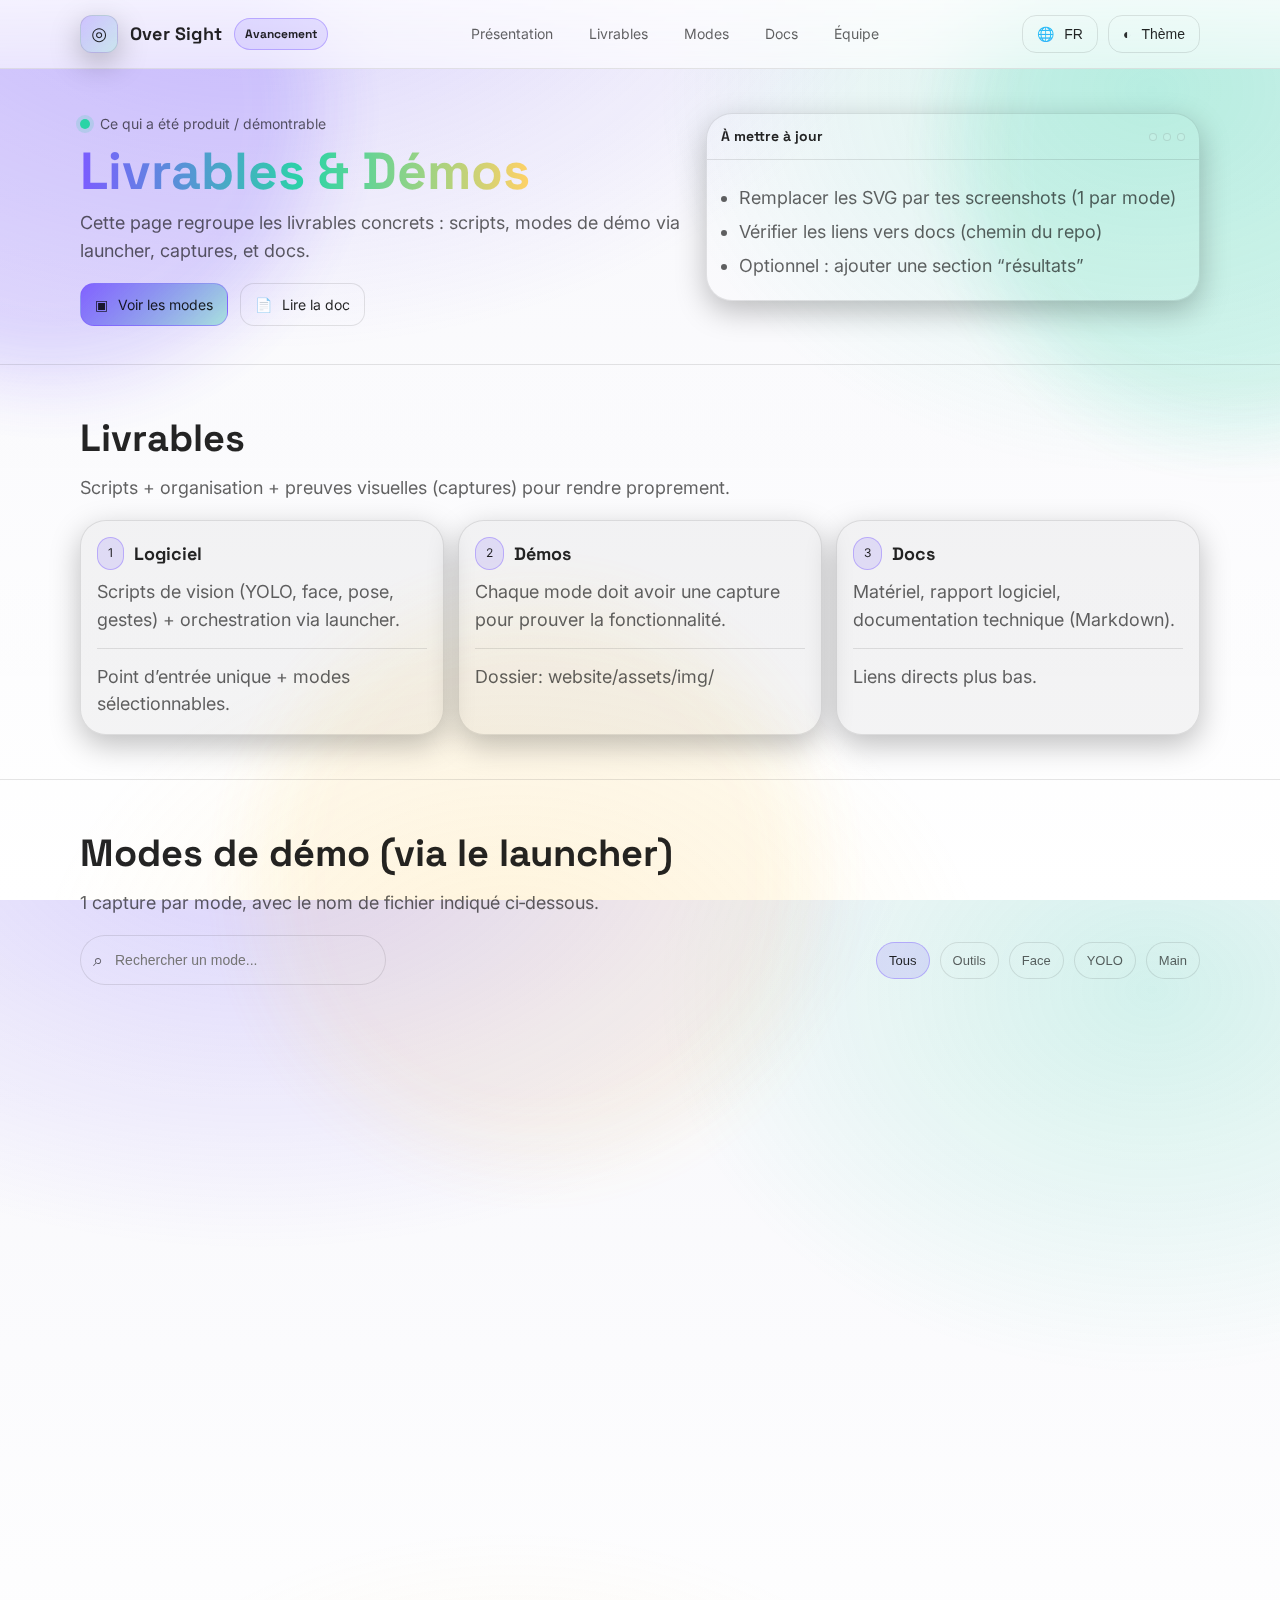
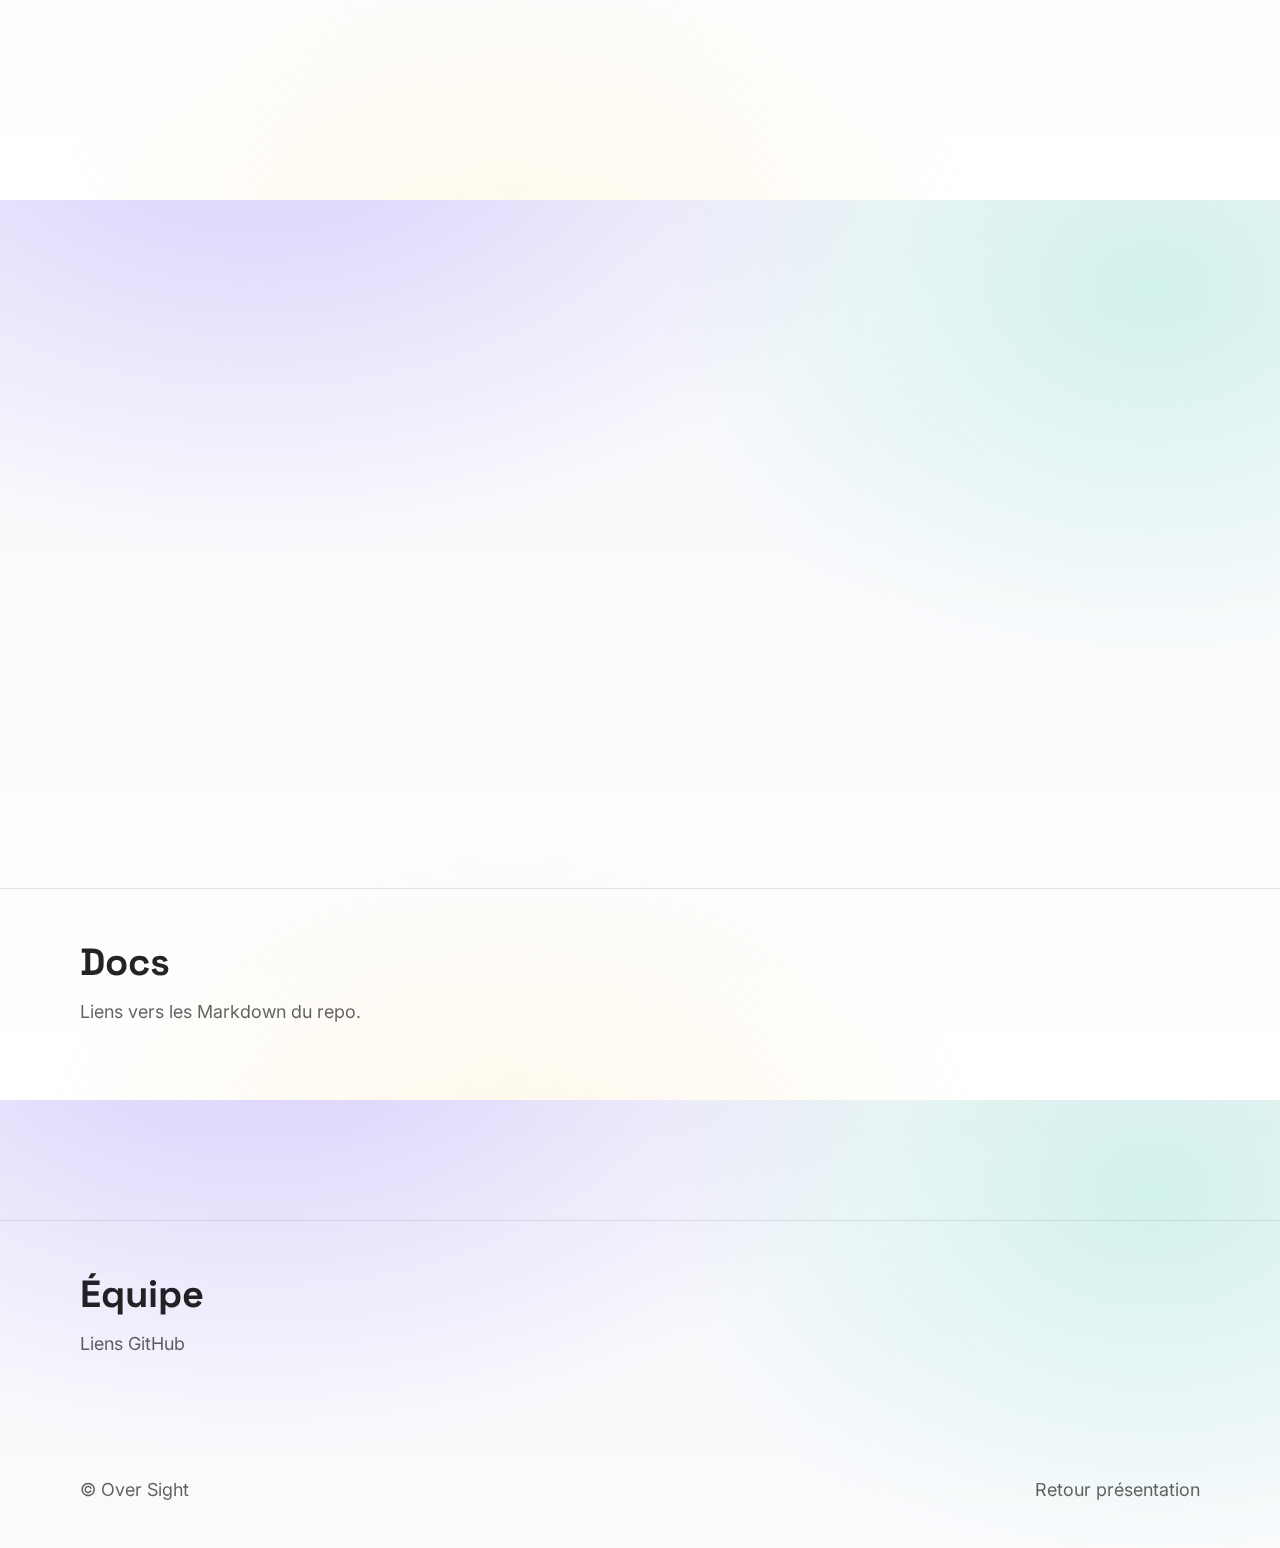
<file: progress.html>
<!DOCTYPE html>
<html lang="fr" data-theme="dark">
  <head>
    <meta charset="utf-8" />
    <meta name="viewport" content="width=device-width, initial-scale=1" />
    <meta name="description" content="Over Sight — avancement, livrables et modes de démo." />
    <title>Over Sight — Avancement</title>

    <link rel="preconnect" href="https://fonts.googleapis.com" />
    <link rel="preconnect" href="https://fonts.gstatic.com" crossorigin />
    <link
      href="https://fonts.googleapis.com/css2?family=Inter:wght@400;600;700;800&family=Space+Grotesk:wght@600;700&display=swap"
      rel="stylesheet"
    />

    <link rel="stylesheet" href="./assets/css/styles.css" />
  </head>

  <body id="top" class="page page--progress">
    <div class="bg-orbs" aria-hidden="true">
      <div class="orb orb--a"></div>
      <div class="orb orb--b"></div>
      <div class="orb orb--c"></div>
      <div class="grid-overlay"></div>
    </div>

    <header class="topbar">
      <div class="container topbar__inner">
        <a class="brand" href="./index.html" aria-label="Over Sight">
          <div class="brand__mark">◎</div>
          <div class="brand__text">Over Sight</div>
          <span class="badge badge--primary" data-i18n="badgeProgress">Avancement</span>
        </a>

        <nav class="nav">
          <a class="nav__link" href="./index.html" data-i18n="navBackPresentation">Présentation</a>
          <a class="nav__link" href="#livrables" data-i18n="navDeliverables">Livrables</a>
          <a class="nav__link" href="#modes" data-i18n="navModes">Modes</a>
          <a class="nav__link" href="#docs" data-i18n="navDocs">Docs</a>
          <a class="nav__link" href="#equipe" data-i18n="navTeam">Équipe</a>
        </nav>

        <div class="topbar__actions">
          <button class="btn btn--ghost" id="langToggle" type="button" aria-label="Change language">
            <span class="btn__icon">🌐</span>
            <span id="langLabel">FR</span>
          </button>

          <button class="btn btn--ghost" id="themeToggle" type="button" aria-label="Toggle theme">
            <span class="btn__icon">◐</span>
            <span data-i18n="theme">Thème</span>
          </button>
        </div>
      </div>
    </header>

    <main>
      <section class="hero hero--compact">
        <div class="container hero__grid">
          <div>
            <div class="kicker">
              <span class="dot"></span>
              <span data-i18n="progressKicker">Ce qui a été produit / démontrable</span>
            </div>

            <h1 class="hero__title hero__title--small">
              <span class="grad" data-i18n="progressTitle">Livrables & Démos</span>
            </h1>

            <p class="hero__subtitle" data-i18n="progressSubtitle">
              Cette page regroupe les livrables concrets : scripts, modes de démo via launcher, captures, et docs.
            </p>

            <div class="hero__cta">
              <a class="btn btn--primary" href="#modes">
                <span class="btn__icon">▣</span>
                <span data-i18n="progressCtaModes">Voir les modes</span>
              </a>
              <a class="btn" href="#docs">
                <span class="btn__icon">📄</span>
                <span data-i18n="ctaDocs">Lire la doc</span>
              </a>
            </div>
          </div>

          <div class="panel panel--soft hero__media">
            <div class="panel__header">
              <div class="panel__title" data-i18n="progressPanelTitle">À mettre à jour</div>
              <div class="panel__dots"><span></span><span></span><span></span></div>
            </div>
            <div class="panel__body">
              <ul class="list">
                <li data-i18n="progressTodo1">Remplacer les placeholders par les captures finales.</li>
                <li data-i18n="progressTodo2">Vérifier les liens de documentation avant rendu.</li>
                <li data-i18n="progressTodo3">Ajouter éventuellement une section résultats / benchmark.</li>
              </ul>
            </div>
          </div>
        </div>
      </section>

      <section id="livrables" class="section section--alt">
        <div class="container">
          <div class="section__head">
            <h2 data-i18n="deliverablesTitle">Livrables</h2>
            <p class="muted" data-i18n="deliverablesSub">
              Scripts + organisation + preuves visuelles (captures) pour rendre proprement.
            </p>
          </div>

          <div class="cards cards--3">
            <div class="card reveal">
              <div class="card__top">
                <span class="badge badge--primary">1</span>
                <h3 data-i18n="delA">Logiciel</h3>
              </div>
              <p data-i18n="delADesc2">
                Scripts de vision (YOLO, face, pose, gestes) + orchestration via launcher.
              </p>
              <div class="hr"></div>
              <div class="muted" data-i18n="delAmeta">Point d’entrée unique + modes sélectionnables.</div>
            </div>

            <div class="card reveal">
              <div class="card__top">
                <span class="badge badge--primary">2</span>
                <h3 data-i18n="delB">Démos</h3>
              </div>
              <p data-i18n="delBDesc2">
                Chaque mode doit avoir une capture pour prouver la fonctionnalité.
              </p>
              <div class="hr"></div>
              <div class="muted" data-i18n="delBmeta">Dossier : assets/img/</div>
            </div>

            <div class="card reveal">
              <div class="card__top">
                <span class="badge badge--primary">3</span>
                <h3 data-i18n="delC">Docs</h3>
              </div>
              <p data-i18n="delCDesc2">
                Matériel, rapport logiciel, documentation technique (Markdown).
              </p>
              <div class="hr"></div>
              <div class="muted" data-i18n="delCmeta">Liens directs ci-dessous.</div>
            </div>
          </div>
        </div>
      </section>

      <section id="modes" class="section">
        <div class="container">
          <div class="section__head">
            <h2 data-i18n="modesTitle">Modes de démo (via le launcher)</h2>
            <p class="muted" data-i18n="modesSub2">
              Une capture par mode, avec le nom de fichier indiqué ci-dessous.
            </p>
          </div>

          <div class="toolbar">
            <div class="search">
              <span class="search__icon">⌕</span>
              <input id="modeSearch" type="text" placeholder="Rechercher un mode..." data-i18n-placeholder="searchPh" />
            </div>

            <div class="filters">
              <button class="chipbtn is-active" type="button" data-filter="all" data-i18n="filterAll">Tous</button>
              <button class="chipbtn" type="button" data-filter="tools" data-i18n="filterTools">Outils</button>
              <button class="chipbtn" type="button" data-filter="face" data-i18n="filterFace">Face</button>
              <button class="chipbtn" type="button" data-filter="yolo" data-i18n="filterYolo">YOLO</button>
              <button class="chipbtn" type="button" data-filter="hand" data-i18n="filterHand">Main</button>
            </div>
          </div>

          <div id="modesGrid" class="modes"></div>
        </div>
      </section>

      <section id="docs" class="section section--alt">
        <div class="container">
          <div class="section__head">
            <h2 data-i18n="docsTitle">Docs</h2>
            <p class="muted" data-i18n="docsSub">Liens vers les Markdown du projet.</p>
          </div>

          <div class="docs">
            <a class="doclink reveal" href="./documentation/Materiel.md" target="_blank" rel="noreferrer">
              <div class="doclink__k">Materiel.md</div>
              <div class="doclink__v muted" data-i18n="doc1">Inventaire & choix matériel.</div>
              <div class="doclink__tag">hardware</div>
            </a>

            <a class="doclink reveal" href="./documentation/rapport_drone_logiciel.md" target="_blank" rel="noreferrer">
              <div class="doclink__k">rapport_drone_logiciel.md</div>
              <div class="doclink__v muted" data-i18n="doc2">Rapport logiciel (POC, pipeline, limites).</div>
              <div class="doclink__tag">software</div>
            </a>

            <a class="doclink reveal" href="./documentation/technical_documentation.md" target="_blank" rel="noreferrer">
              <div class="doclink__k">technical_documentation.md</div>
              <div class="doclink__v muted" data-i18n="doc3">Documentation technique détaillée.</div>
              <div class="doclink__tag">tech</div>
            </a>
          </div>
        </div>
      </section>

      <section id="equipe" class="section">
        <div class="container">
          <div class="section__head">
            <h2 data-i18n="teamTitle">Équipe</h2>
            <p class="muted" data-i18n="teamSub">Liens GitHub</p>
          </div>

          <div class="team">
            <div class="member reveal">
              <div style="display:flex;gap:12px;align-items:center;">
                <div class="avatar">Q</div>
                <div class="member__info">
                  <div class="member__name">Quentin</div>
                  <div class="member__role">Dev</div>
                </div>
              </div>
              <a class="member__link" href="https://github.com/QuentinCHF" target="_blank" rel="noreferrer">GitHub</a>
            </div>

            <div class="member reveal">
              <div style="display:flex;gap:12px;align-items:center;">
                <div class="avatar">R</div>
                <div class="member__info">
                  <div class="member__name">Redouane</div>
                  <div class="member__role">Dev</div>
                </div>
              </div>
              <a class="member__link" href="https://github.com/Michnife" target="_blank" rel="noreferrer">GitHub</a>
            </div>

            <div class="member reveal">
              <div style="display:flex;gap:12px;align-items:center;">
                <div class="avatar">M</div>
                <div class="member__info">
                  <div class="member__name">Matheo</div>
                  <div class="member__role">Dev</div>
                </div>
              </div>
              <a class="member__link" href="https://github.com/lolmath06" target="_blank" rel="noreferrer">GitHub</a>
            </div>
          </div>

          <div class="footer muted">
            <span>© Over Sight</span>
            <a class="link" href="./index.html" data-i18n="footerBackToPresentation">Retour présentation</a>
          </div>
        </div>
      </section>
    </main>

    <button id="toTop" class="toTop" type="button" aria-label="Retour en haut">↑</button>
    <script src="./assets/js/app.js" defer></script>
  </body>
</html>
</file>
<file: assets/css/styles.css>
/* Over Sight — site statique
   - 2 pages : index.html (présentation) / progress.html (avancement)
   - Thème sombre par défaut, switch clair
*/

:root{
  --font-sans: Inter, system-ui, -apple-system, Segoe UI, Roboto, "Helvetica Neue", Arial, "Noto Sans", "Apple Color Emoji", "Segoe UI Emoji";
  --font-display: "Space Grotesk", Inter, system-ui, sans-serif;

  --radius: 18px;
  --radius-lg: 26px;
  --shadow: 0 20px 60px rgba(0,0,0,.35);
  --shadow-soft: 0 10px 30px rgba(0,0,0,.25);
  --container: 1120px;

  --ease: cubic-bezier(.2,.7,.2,1);
  --dur: 450ms;

  /* Dark theme */
  --bg: #0c0f14;
  --bg2: #0b1220;
  --card: rgba(255,255,255,.06);
  --card2: rgba(255,255,255,.08);
  --stroke: rgba(255,255,255,.10);
  --stroke2: rgba(255,255,255,.14);

  --text: rgba(255,255,255,.92);
  --muted: rgba(255,255,255,.68);

  --primary: #7c5cff;
  --ok: #2bd4a6;
  --warn: #ffd166;
  --danger: #ff4d6d;

  --link: rgba(255,255,255,.9);
  --linkHover: rgba(255,255,255,1);
}

html[data-theme="light"]{
  --bg: #f7f7fb;
  --bg2: #ffffff;
  --card: rgba(0,0,0,.04);
  --card2: rgba(0,0,0,.06);
  --stroke: rgba(0,0,0,.10);
  --stroke2: rgba(0,0,0,.12);

  --text: rgba(0,0,0,.86);
  --muted: rgba(0,0,0,.62);

  --link: rgba(0,0,0,.86);
  --linkHover: rgba(0,0,0,1);
}

*{box-sizing:border-box}
html,body{height:100%}
body{
  margin:0;
  font-family:var(--font-sans);
  font-size:18px; /* ✅ Texte plus lisible */
  line-height:1.55;
  color:var(--text);
  background: radial-gradient(1200px 800px at 20% -10%, rgba(124,92,255,.25), transparent 55%),
              radial-gradient(900px 700px at 90% 10%, rgba(43,212,166,.18), transparent 55%),
              radial-gradient(800px 600px at 40% 110%, rgba(255,209,102,.14), transparent 60%),
              linear-gradient(180deg, var(--bg) 0%, var(--bg2) 100%);
  overflow-x:hidden;
}

a{color:var(--link); text-decoration:none}
a:hover{color:var(--linkHover)}

.container{
  width:min(var(--container), calc(100% - 40px));
  margin:0 auto;
}

.muted{color:var(--muted)}
.grad{
  background: linear-gradient(90deg, rgba(124,92,255,1), rgba(43,212,166,1), rgba(255,209,102,1));
  -webkit-background-clip:text;
  background-clip:text;
  color:transparent;
}

.hr{height:1px; background:var(--stroke); margin:14px 0}

.bg-orbs{position:fixed; inset:0; pointer-events:none; z-index:-1; opacity:.95}
.orb{position:absolute; filter:blur(34px); border-radius:999px; transform:translateZ(0); opacity:.75}
.orb--a{width:540px;height:540px;left:-220px;top:-160px;background:rgba(124,92,255,.32)}
.orb--b{width:560px;height:560px;right:-240px;top:-130px;background:rgba(43,212,166,.22)}
.orb--c{width:560px;height:560px;left:20%;bottom:-260px;background:rgba(255,209,102,.16)}
.grid-overlay{
  position:absolute; inset:0;
  background-image: linear-gradient(to right, rgba(255,255,255,.05) 1px, transparent 1px),
                    linear-gradient(to bottom, rgba(255,255,255,.05) 1px, transparent 1px);
  background-size: 48px 48px;
  mask-image: radial-gradient(600px 400px at 50% 0%, rgba(0,0,0,1), transparent 75%);
  opacity:.35;
}

.topbar{
  position:sticky; top:0; z-index:50;
  backdrop-filter: blur(14px);
  background: linear-gradient(180deg, rgba(12,15,20,.75), rgba(12,15,20,.55));
  border-bottom:1px solid var(--stroke);
}

html[data-theme="light"] .topbar{
  background: linear-gradient(180deg, rgba(255,255,255,.78), rgba(255,255,255,.58));
}

.topbar__inner{
  display:flex; align-items:center; justify-content:space-between;
  gap:16px;
  padding:14px 0;
}

.brand{display:flex; align-items:center; gap:12px; font-family:var(--font-display); font-weight:700}
.brand__mark{
  width:38px;height:38px;border-radius:12px;
  display:grid;place-items:center;
  background:linear-gradient(135deg, rgba(124,92,255,.3), rgba(43,212,166,.18));
  border:1px solid var(--stroke);
  box-shadow: var(--shadow-soft);
}
.brand__text{letter-spacing:.2px}

.nav{display:flex; gap:14px; align-items:center; flex-wrap:wrap}
.nav__link{
  font-size:14px;
  padding:8px 10px;
  border-radius:12px;
  color:var(--muted);
  border:1px solid transparent;
}
.nav__link:hover{
  color:var(--text);
  border-color:var(--stroke);
  background: rgba(255,255,255,.04);
}

.topbar__actions{display:flex; gap:10px; align-items:center}

.btn{
  display:inline-flex; gap:10px; align-items:center; justify-content:center;
  padding:10px 14px;
  font-size:14px;
  border-radius:14px;
  border:1px solid var(--stroke);
  background: rgba(255,255,255,.03);
  color:var(--text);
  cursor:pointer;
  transition: transform var(--dur) var(--ease), background var(--dur) var(--ease), border-color var(--dur) var(--ease);
}
.btn:hover{transform: translateY(-1px); border-color:var(--stroke2); background: rgba(255,255,255,.06)}
.btn:active{transform: translateY(0px) scale(.99)}
.btn--primary{
  background: linear-gradient(135deg, rgba(124,92,255,.95), rgba(43,212,166,.35));
  border-color: rgba(124,92,255,.45);
}
.btn--primary:hover{background: linear-gradient(135deg, rgba(124,92,255,1), rgba(43,212,166,.45))}
.btn--ghost{background: transparent}
.btn__icon{opacity:.95}

.badge{
  display:inline-flex; align-items:center; justify-content:center;
  font-size:12px; padding:6px 10px;
  border-radius:999px;
  border:1px solid var(--stroke);
  background: rgba(255,255,255,.04);
}
.badge--primary{border-color: rgba(124,92,255,.40); background: rgba(124,92,255,.15)}
.badge--ok{border-color: rgba(43,212,166,.40); background: rgba(43,212,166,.13)}
.badge--warn{border-color: rgba(255,209,102,.45); background: rgba(255,209,102,.14)}
.badge--ghost{opacity:.85}

.kicker{display:flex; align-items:center; gap:10px; margin-bottom:10px; color:var(--muted); font-size:14px}
.dot{width:10px;height:10px;border-radius:999px;background:var(--ok); box-shadow:0 0 0 4px rgba(43,212,166,.18)}

.hero{
  padding: 42px 0 24px;
}
.hero--big{padding: 64px 0 24px}
.hero--compact{padding: 44px 0 22px}

.hero__grid{
  display:grid; grid-template-columns: 1.1fr .9fr; gap:22px; align-items:start;
}
@media (max-width: 980px){
  .hero__grid{grid-template-columns:1fr}
  .nav{display:none}
}

.hero__title{
  font-family:var(--font-display);
  font-size: clamp(44px, 5vw, 64px);
  line-height:1.05;
  margin: 0 0 10px;
}
.hero__title--small{font-size: clamp(36px, 4.2vw, 52px)}
.hero__subtitle{color:var(--muted); font-size:18px; margin:0 0 18px}

.hero__cta{display:flex; gap:12px; flex-wrap:wrap; margin: 14px 0 16px}

.hero__stats{display:grid; grid-template-columns:repeat(3,1fr); gap:10px; margin: 14px 0 14px}
@media (max-width: 700px){
  .hero__stats{grid-template-columns:1fr; }
}
.stat{
  border:1px solid var(--stroke);
  background: rgba(255,255,255,.03);
  border-radius: var(--radius);
  padding: 12px 14px;
}
.stat__k{color:var(--muted); font-size:12px}
.stat__v{font-weight:800; letter-spacing:.2px}

.callout{
  display:flex; gap:12px; align-items:flex-start;
  border:1px solid var(--stroke);
  background: rgba(255,255,255,.03);
  border-radius: var(--radius-lg);
  padding: 14px 14px;
  box-shadow: var(--shadow-soft);
}
.callout--soft{background: rgba(255,255,255,.02)}
.callout__icon{width:42px;height:42px;border-radius:16px; display:grid; place-items:center; background: rgba(255,255,255,.04); border:1px solid var(--stroke)}
.callout__title{font-weight:800; font-family:var(--font-display)}
.callout__text{color:var(--muted)}

.section{padding: 44px 0}
.section--alt{
  background: linear-gradient(180deg, rgba(255,255,255,.02), rgba(255,255,255,.01));
  border-top:1px solid var(--stroke);
  border-bottom:1px solid var(--stroke);
}
.section__head{margin-bottom:18px}
.section__head h2{
  font-family:var(--font-display);
  font-size: clamp(28px, 3vw, 38px);
  margin:0 0 6px;
}
.section__head p{margin:0}

.cards{
  display:grid;
  gap:14px;
}
.cards--3{grid-template-columns:repeat(3, 1fr)}
.cards--2{grid-template-columns:repeat(2, 1fr)}
.cards--tight{gap:12px}
@media (max-width: 980px){
  .cards--3, .cards--2{grid-template-columns:1fr}
}

.card{
  border:1px solid var(--stroke);
  background: var(--card);
  border-radius: var(--radius-lg);
  padding: 16px 16px;
  box-shadow: var(--shadow-soft);
  transition: transform var(--dur) var(--ease), border-color var(--dur) var(--ease), background var(--dur) var(--ease);
}
.card:hover{transform: translateY(-2px); border-color: var(--stroke2); background: var(--card2)}
.card--mini{padding:14px 14px}
.card__top{display:flex; align-items:center; gap:10px; margin-bottom:8px}
.card h3{
  margin:0;
  font-family:var(--font-display);
  font-size:18px;
}
.card p{margin:0; color:var(--muted)}

.list{margin:10px 0 0; padding-left:18px; color:var(--muted)}
.list li{margin:6px 0}

.panel{
  border:1px solid var(--stroke);
  border-radius: var(--radius-lg);
  background: rgba(255,255,255,.03);
  overflow:hidden;
  box-shadow: var(--shadow-soft);
}
.panel--soft{background: rgba(255,255,255,.02)}
.panel__header{
  display:flex; align-items:center; justify-content:space-between;
  padding:12px 14px;
  border-bottom:1px solid var(--stroke);
}
.panel__title{font-family:var(--font-display); font-weight:800; font-size:14px}
.panel__dots{display:flex; gap:6px}
.panel__dots span{width:8px;height:8px;border-radius:99px;background: rgba(255,255,255,.10); border:1px solid var(--stroke)}
.panel__body{padding:14px 14px}

.media{margin:0}
.media img{width:100%; height:auto; border-radius: 18px; border:1px solid var(--stroke); background: rgba(255,255,255,.02)}
.media--tall img{aspect-ratio: 4/5; object-fit:cover}

.chips{display:flex; flex-wrap:wrap; gap:8px; margin-top:12px}
.chip{
  font-size:12px; padding:6px 10px; border-radius:999px;
  border:1px solid var(--stroke);
  background: rgba(255,255,255,.03);
  color:var(--muted);
}

.split{display:grid; grid-template-columns: 1.1fr .9fr; gap:18px}
@media (max-width: 980px){.split{grid-template-columns:1fr}}

.badges{display:flex; flex-wrap:wrap; gap:8px; margin-top:12px}

.quote{
  margin-top:18px;
  border:1px solid var(--stroke);
  background: rgba(255,255,255,.03);
  border-radius: var(--radius-lg);
  padding: 16px 16px;
  display:flex; gap:12px; align-items:flex-start;
}
.quote__icon{font-size:44px; line-height:1; opacity:.7}
.quote__text{font-weight:700; font-family:var(--font-display); font-size:18px}
.quote__meta{margin-top:6px}

.timeline{display:grid; grid-template-columns:repeat(2,1fr); gap:14px}
@media (max-width: 980px){.timeline{grid-template-columns:1fr}}
.step{
  border:1px solid var(--stroke);
  background: var(--card);
  border-radius: var(--radius-lg);
  padding: 16px 16px;
  display:flex; gap:12px;
}
.step__icon{
  width:44px;height:44px;border-radius:16px;
  display:grid; place-items:center;
  background: rgba(124,92,255,.14);
  border:1px solid rgba(124,92,255,.25);
  font-weight:800;
}
.step__body h3{margin:0 0 6px; font-family:var(--font-display); font-size:18px}
.step__body p{margin:0; color:var(--muted)}

.img{max-width:100%}
.img--full{width:100%; height:auto; border-radius: 18px; border:1px solid var(--stroke); background: rgba(255,255,255,.02)}

.toolbar{display:flex; gap:12px; align-items:center; justify-content:space-between; flex-wrap:wrap; margin: 12px 0 16px}
.search{
  display:flex; align-items:center; gap:10px;
  border:1px solid var(--stroke);
  background: rgba(255,255,255,.03);
  border-radius: 999px;
  padding: 10px 12px;
}
.search__icon{opacity:.7}
.search input{
  border:none; outline:none; background:transparent;
  color:var(--text);
  font-size:14px;
  width:260px;
}
.filters{display:flex; gap:10px; flex-wrap:wrap}
.chipbtn{
  border:1px solid var(--stroke);
  background: rgba(255,255,255,.03);
  color:var(--muted);
  padding:10px 12px;
  border-radius:999px;
  font-size:13px;
  cursor:pointer;
  transition: background var(--dur) var(--ease), border-color var(--dur) var(--ease), transform var(--dur) var(--ease);
}
.chipbtn:hover{transform: translateY(-1px); border-color: var(--stroke2); background: rgba(255,255,255,.06)}
.chipbtn.is-active{
  color:var(--text);
  border-color: rgba(124,92,255,.40);
  background: rgba(124,92,255,.16);
}

.modes{display:grid; grid-template-columns:repeat(2,1fr); gap:14px}
@media (max-width: 980px){.modes{grid-template-columns:1fr}}
.mode{
  border:1px solid var(--stroke);
  background: var(--card);
  border-radius: var(--radius-lg);
  overflow:hidden;
  box-shadow: var(--shadow-soft);
}
.mode__cover{
  position:relative;
  aspect-ratio: 16/9;
  background: rgba(255,255,255,.02);
  border-bottom: 1px solid var(--stroke);
}
.mode__cover img{
  width:100%; height:100%; object-fit:cover;
  display:block;
}
.mode__placeholder{
  position:absolute; inset:0;
  display:grid; place-items:center;
  text-align:center;
  padding: 14px;
}
.mode__phIcon{font-size:34px; opacity:.7}
.mode__phText{margin-top:8px; color:var(--muted); font-size:14px}
.mode__body{padding:14px 14px}
.mode__head{display:flex; justify-content:space-between; gap:12px; align-items:flex-start}
.mode__title{font-family:var(--font-display); font-weight:800}
.mode__tags{display:flex; gap:8px; flex-wrap:wrap}
.tag{
  font-size:12px; padding:6px 10px; border-radius:999px;
  border:1px solid var(--stroke);
  background: rgba(255,255,255,.03);
  color:var(--muted);
}
.mode__desc{margin:10px 0; color:var(--muted)}
.mode__meta{display:flex; gap:10px; flex-wrap:wrap; color:var(--muted); font-size:12px}
.mode__meta span{border:1px solid var(--stroke); border-radius:999px; padding:6px 10px; background: rgba(255,255,255,.02)}

.docs{display:grid; grid-template-columns:repeat(3,1fr); gap:14px}
@media (max-width: 980px){.docs{grid-template-columns:1fr}}
.doclink{
  border:1px solid var(--stroke);
  background: var(--card);
  border-radius: var(--radius-lg);
  padding: 16px 16px;
  box-shadow: var(--shadow-soft);
  transition: transform var(--dur) var(--ease), border-color var(--dur) var(--ease), background var(--dur) var(--ease);
}
.doclink:hover{transform: translateY(-2px); border-color:var(--stroke2); background: var(--card2)}
.doclink__k{font-family:var(--font-display); font-weight:800}
.doclink__tag{
  display:inline-flex;
  margin-top:10px;
  font-size:12px;
  padding:6px 10px;
  border-radius:999px;
  border:1px solid var(--stroke);
  background: rgba(255,255,255,.03);
  color:var(--muted);
}

.team{display:grid; grid-template-columns:repeat(3,1fr); gap:14px}
@media (max-width: 980px){.team{grid-template-columns:1fr}}
.member{
  border:1px solid var(--stroke);
  background: var(--card);
  border-radius: var(--radius-lg);
  padding: 16px 16px;
  display:flex;
  align-items:center;
  justify-content:space-between;
  gap:12px;
}
.avatar{
  width:44px; height:44px; border-radius:16px;
  display:grid; place-items:center;
  border:1px solid var(--stroke);
  background: rgba(255,255,255,.03);
  font-family:var(--font-display);
  font-weight:800;
}
.member__name{font-family:var(--font-display); font-weight:800}
.member__role{font-size:12px; color:var(--muted)}
.member__link{
  border:1px solid var(--stroke);
  border-radius: 999px;
  padding: 10px 12px;
  color:var(--text);
  background: rgba(255,255,255,.03);
}
.member__link:hover{border-color:var(--stroke2); background: rgba(255,255,255,.06)}

.footer{margin-top:16px; display:flex; justify-content:space-between; gap:12px; flex-wrap:wrap}
.link{color:var(--muted)}
.link:hover{color:var(--text)}

.ctaBlock{
  margin-top:18px;
  display:flex;
  align-items:center;
  justify-content:space-between;
  gap:14px;
  flex-wrap:wrap;
  border:1px solid var(--stroke);
  background: rgba(255,255,255,.03);
  border-radius: var(--radius-lg);
  padding: 16px 16px;
}

.faq{display:grid; gap:12px}
.faq__item{
  border:1px solid var(--stroke);
  background: var(--card);
  border-radius: var(--radius-lg);
  padding: 12px 14px;
}
.faq__item summary{
  cursor:pointer;
  font-family:var(--font-display);
  font-weight:800;
}
.faq__a{margin-top:10px}

.footerBig{
  border-top:1px solid var(--stroke);
  background: rgba(255,255,255,.02);
  padding: 22px 0 34px;
}
.footerBig__inner{display:flex; justify-content:space-between; gap:16px; flex-wrap:wrap; align-items:center}
.footerBig__brand{display:flex; gap:12px; align-items:center}
.footerBig__title{font-family:var(--font-display); font-weight:800}
.footerBig__links{display:flex; gap:12px; flex-wrap:wrap}
.footerBig__note{max-width: 520px}

.toTop{
  position:fixed; right:18px; bottom:18px; z-index:60;
  width:44px; height:44px;
  border-radius:16px;
  border:1px solid var(--stroke);
  background: rgba(255,255,255,.06);
  color:var(--text);
  cursor:pointer;
  opacity:0;
  pointer-events:none;
  transform: translateY(10px);
  transition: opacity var(--dur) var(--ease), transform var(--dur) var(--ease);
}
.toTop.is-visible{
  opacity:1;
  pointer-events:auto;
  transform: translateY(0px);
}

.solution-visual {
  display: flex;
  justify-content: center;
  align-items: center;
  max-width: 520px;
  margin: 0 auto;
}

.solution-visual img,
.solution-visual svg {
  width: 100%;
  max-width: 520px;
  height: auto;
  max-height: 320px;
  object-fit: contain;
  filter: drop-shadow(0 20px 40px rgba(0, 0, 0, 0.45));
}

/* Reveal animation */
.reveal{opacity:0; transform: translateY(10px); transition: opacity var(--dur) var(--ease), transform var(--dur) var(--ease)}
.reveal.is-visible{opacity:1; transform: translateY(0px)}
</file>
